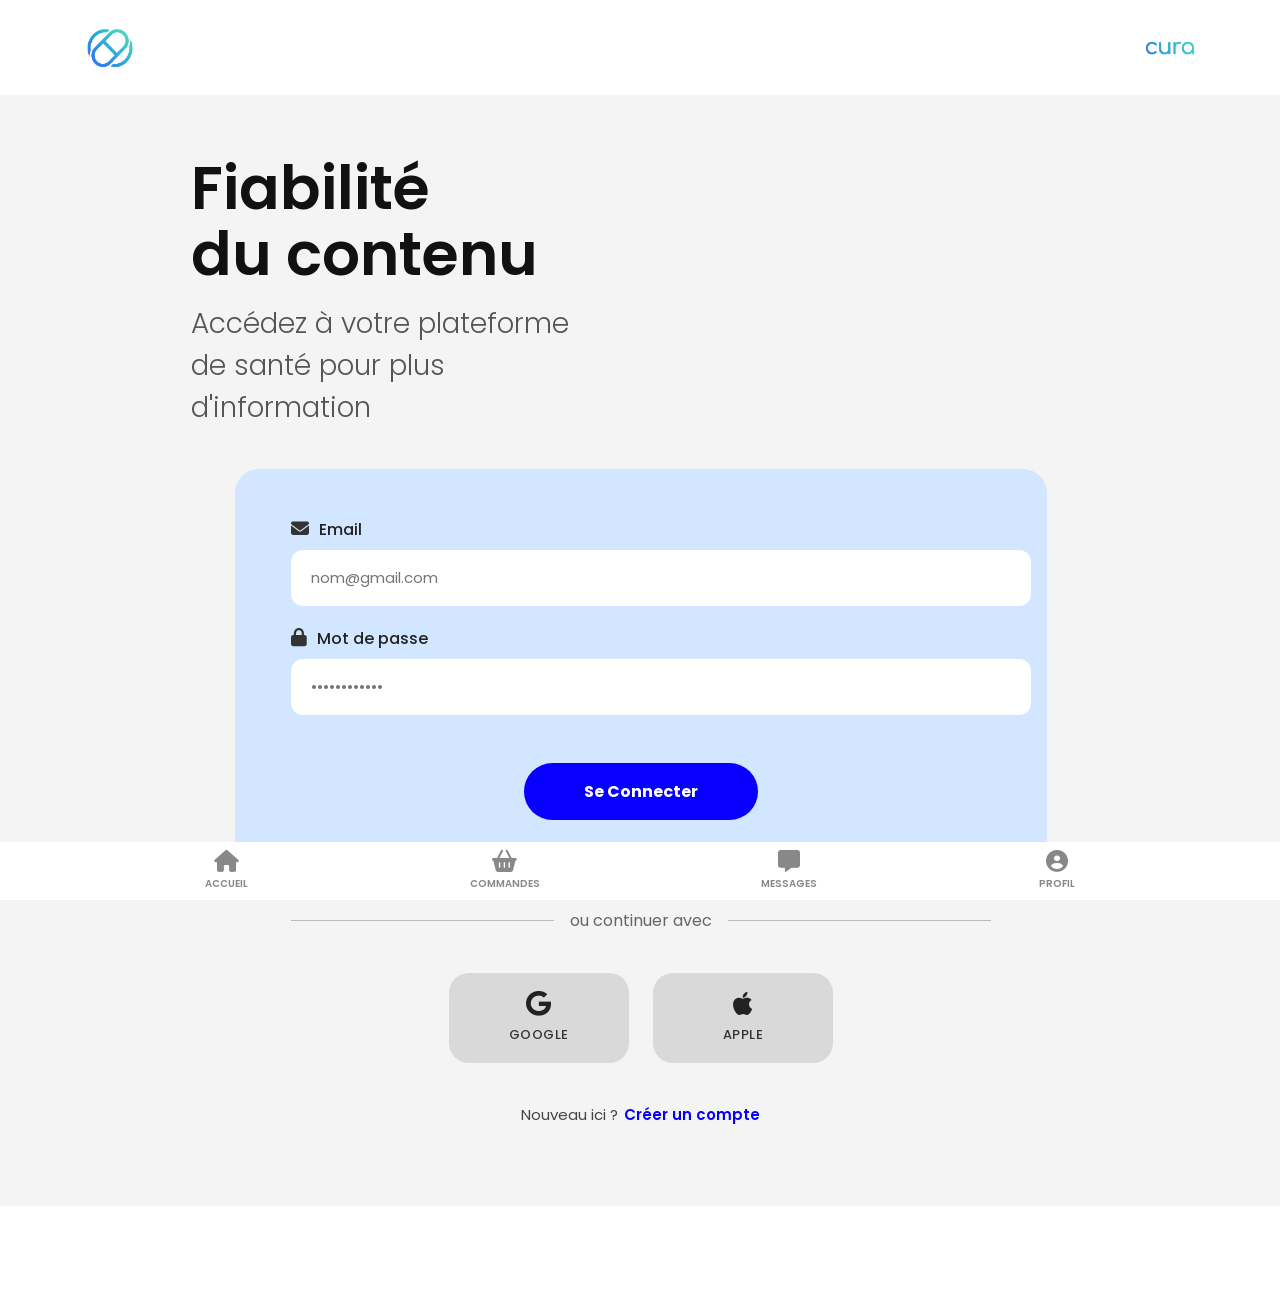
<file: index.html>
<!DOCTYPE html>
<html lang="fr">
<head>
  <meta charset="UTF-8">
  <meta name="viewport" content="width=device-width, initial-scale=1.0">
    <link rel="stylesheet" href="https://cdnjs.cloudflare.com/ajax/libs/font-awesome/6.5.0/css/all.min.css">
  <title>Cura</title>
  <link rel="stylesheet" href="./style.css">
</head>
<body>

  <header class="header">
    <img src="./logos/logo.png" alt="Logo Cura" class="lo">
    <img src="./logos/cura.png" alt="Cura" class="go">
  </header>
 
  <main class="karol">
 
    <section class="tin">
      <p class="tin-title">
        <span>Fiabilité</span>
        <span>du contenu</span>
      </p>
      <p class="tin-subtitle">
        <span>Accédez à votre plateforme</span>
        <span>de santé pour plus</span>
        <span>d'information</span>
      </p>
    </section>

    <section class="just">
 
      <div class="field-group">
        <div class="kar">
          <i class="fa-solid fa-envelope"></i>
          <span>Email</span>
        </div>
        <input class="shiv" type="email" placeholder="nom@gmail.com" name="" id="">
      </div>

      <div class="field-group">
        <div class="ariane">
          <i class="fa-solid fa-lock"></i>
          <span>Mot de passe</span>
        </div>
        <input class="shi" type="password" placeholder="••••••••••••" name="password" id="password" autocomplete="current-password">
      </div>
      <span class="erreur"></span>

      <a class="sza" href="">Se Connecter</a>
 
    </section>

    <h3>ou continuer avec</h3>

    <div class="aq">
      <button class="kill">
        <i class="fa-brands fa-google"></i>
        <span>GOOGLE</span>
      </button>
      <button class="kill">
        <i class="fa-brands fa-apple"></i>
        <span>APPLE</span>
      </button>
    </div>
    <div class="shirt">
      <span>Nouveau ici ?</span>
      <a href="./index/index1.html">Créer un compte</a>
    </div>

  <nav class="you">
    <a class="peri" href="./index/index2.html">
      <i class="fa-solid fa-house" aria-hidden="true"></i>
      <p>ACCUEIL</p>
    </a>
    <a class="peri" href="./index/index3.html">
      <i class="fa-solid fa-basket-shopping" aria-hidden="true"></i>
      <p>COMMANDES</p>
    </a>
    <a class="peri" href="./index/index4.html">
      <i class="fa-solid fa-message" aria-hidden="true"></i>
      <p>MESSAGES</p>
    </a>
    <a class="peri" href="./index/index5.html">
      <i class="fa-solid fa-circle-user" aria-hidden="true"></i>
      <p>PROFIL</p>
    </a>
  </nav>
  </main>
  <script src="./javascripte.js"></script>
</body>
</html>
</file>
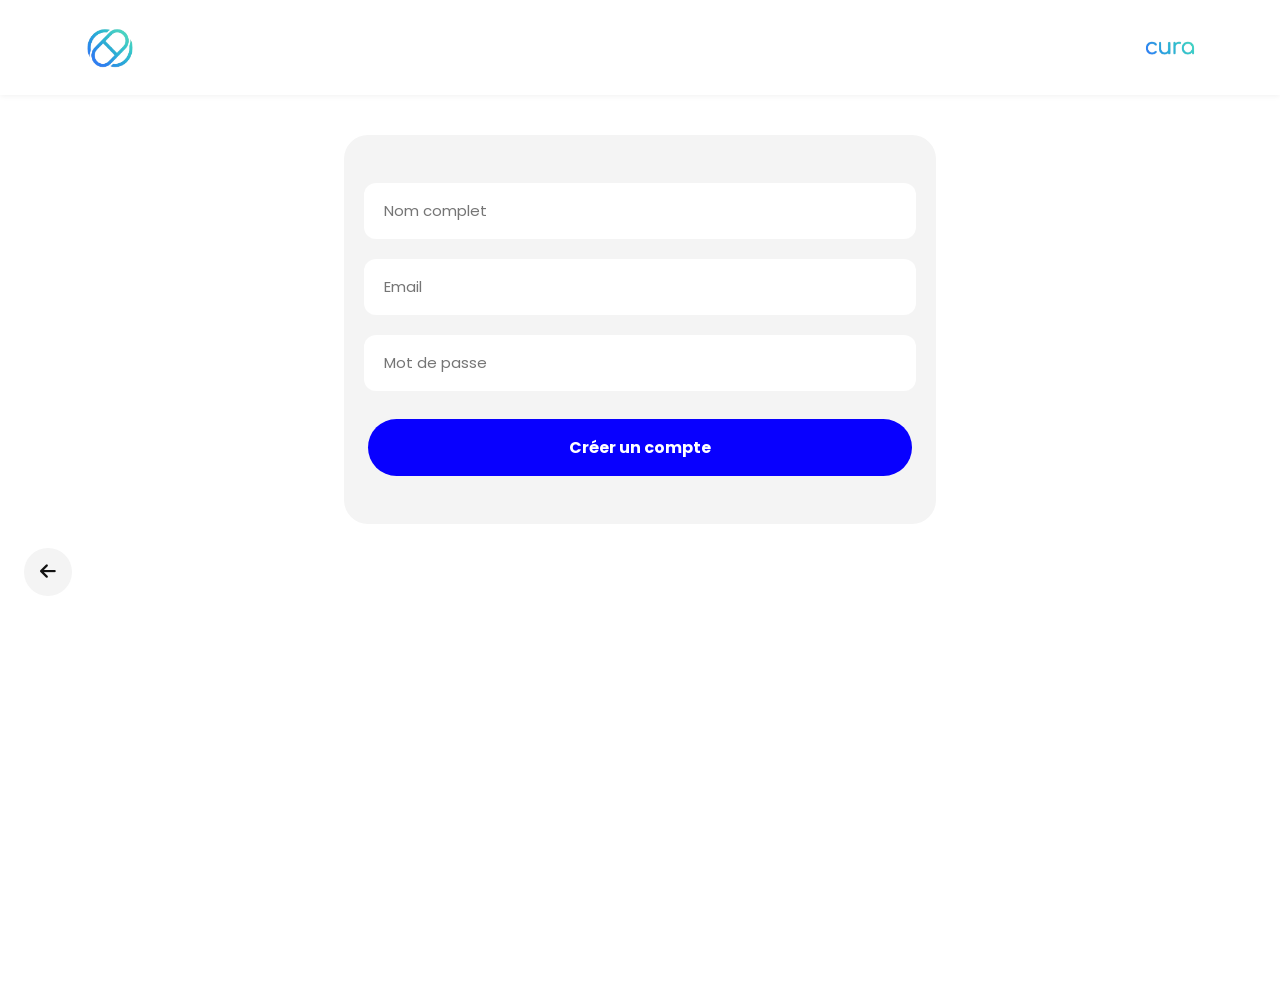
<file: index/index1.html>
<!DOCTYPE html>
<html lang="fr">
<head>
  <meta charset="UTF-8">
  <meta name="viewport" content="width=device-width, initial-scale=1.0">
   <link rel="stylesheet" href="https://cdnjs.cloudflare.com/ajax/libs/font-awesome/6.5.0/css/all.min.css">
  <title>Cura 1</title>
  <link rel="stylesheet" href="../style.css">
</head>
<body>
 
  <header>
    <div class="header">
      <img src="../logos/logo.png" alt="Logo" class="lo">
      <img src="../logos/cura.png" alt="Cura" class="go">
    </div>
  </header>
  
  <div class="jawo">
    <input class="peru" type="text"     placeholder="Nom complet"  name="" id=""  >
    <input class="peru" type="email"    placeholder="Email"         name=""    id="" >
    <input class="peru" type="password" placeholder="Mot de passe"  name="" id="">
    <a class="ed" href="./index2.html">Créer un compte</a>
  </div>
 
  <a class="back" href="../index.html" aria-label="Retour">
    <i class="fa-solid fa-arrow-left"></i>
  </a>
 
</body>
</html>
</file>
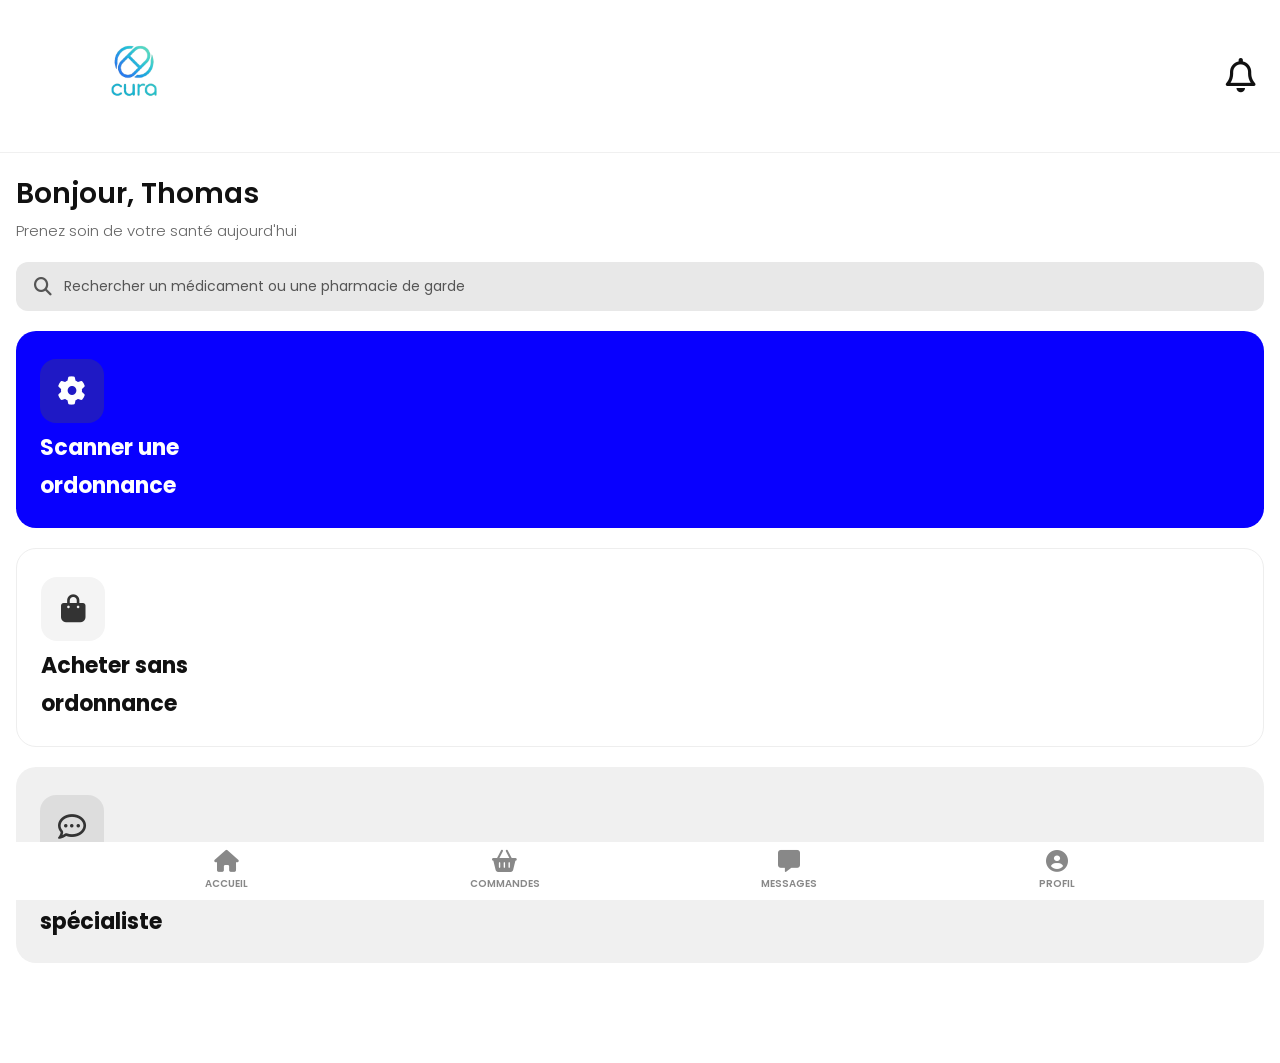
<file: index/index2.html>
<!DOCTYPE html>
<html lang="fr"> 
<head>
  <meta charset="UTF-8">
  <meta name="viewport" content="width=device-width, initial-scale=1.0">
   <link rel="stylesheet" href="https://cdnjs.cloudflare.com/ajax/libs/font-awesome/6.5.0/css/all.min.css">
  <title>Cura 2</title>
  <link rel="stylesheet" href="../style.css">
</head>
<body>
  <header class="ip">
    <img class="ima" src="../logos/cura complet.png" alt="Cura">
    <i class="fa-regular fa-bell" aria-label="Notifications"></i>
  </header>

  <main class="main-content">
    <section class="putana">
      <p class="greeting-name">Bonjour, Thomas</p>
      <p class="greeting-sub">Prenez soin de votre santé aujourd'hui</p>
    </section>
    <div class="vvs">
      <i class="fa-solid fa-magnifying-glass" aria-hidden="true"></i>
      <span>Rechercher un médicament ou une pharmacie de garde</span>
    </div>
    <div class="cards">
      <div class="card card--blue">
        <div class="card__icon">
          <i class="fa-solid fa-gear" aria-hidden="true"></i>
        </div>
        <p class="card__title">Scanner une</p>
        <p class="card__title">ordonnance</p>
      </div>
      <div class="card card--white">
        <div class="card__icon">
          <i class="fa-solid fa-bag-shopping" aria-hidden="true"></i>
        </div>
        <p class="card__title">Acheter sans</p>
        <p class="card__title">ordonnance</p>
      </div>
      <div class="card card--grey">
        <div class="card__icon">
          <i class="fa-regular fa-comment-dots" aria-hidden="true"></i>
        </div>
        <p class="card__title">Parler à un</p>
        <p class="card__title">spécialiste</p>
      </div>
 
    </div>
 
  </main>
  <nav class="you">
    <a class="peri" href="./index2.html">
      <i class="fa-solid fa-house" aria-hidden="true"></i>
      <p>ACCUEIL</p>
    </a>
    <a class="peri" href="./index3.html">
      <i class="fa-solid fa-basket-shopping" aria-hidden="true"></i>
      <p>COMMANDES</p>
    </a>
    <a class="peri" href="./index4.html">
      <i class="fa-solid fa-message" aria-hidden="true"></i>
      <p>MESSAGES</p>
    </a>
    <a class="peri" href="./index5.html">
      <i class="fa-solid fa-circle-user" aria-hidden="true"></i>
      <p>PROFIL</p>
    </a>
  </nav>
</body>
</html>
</file>
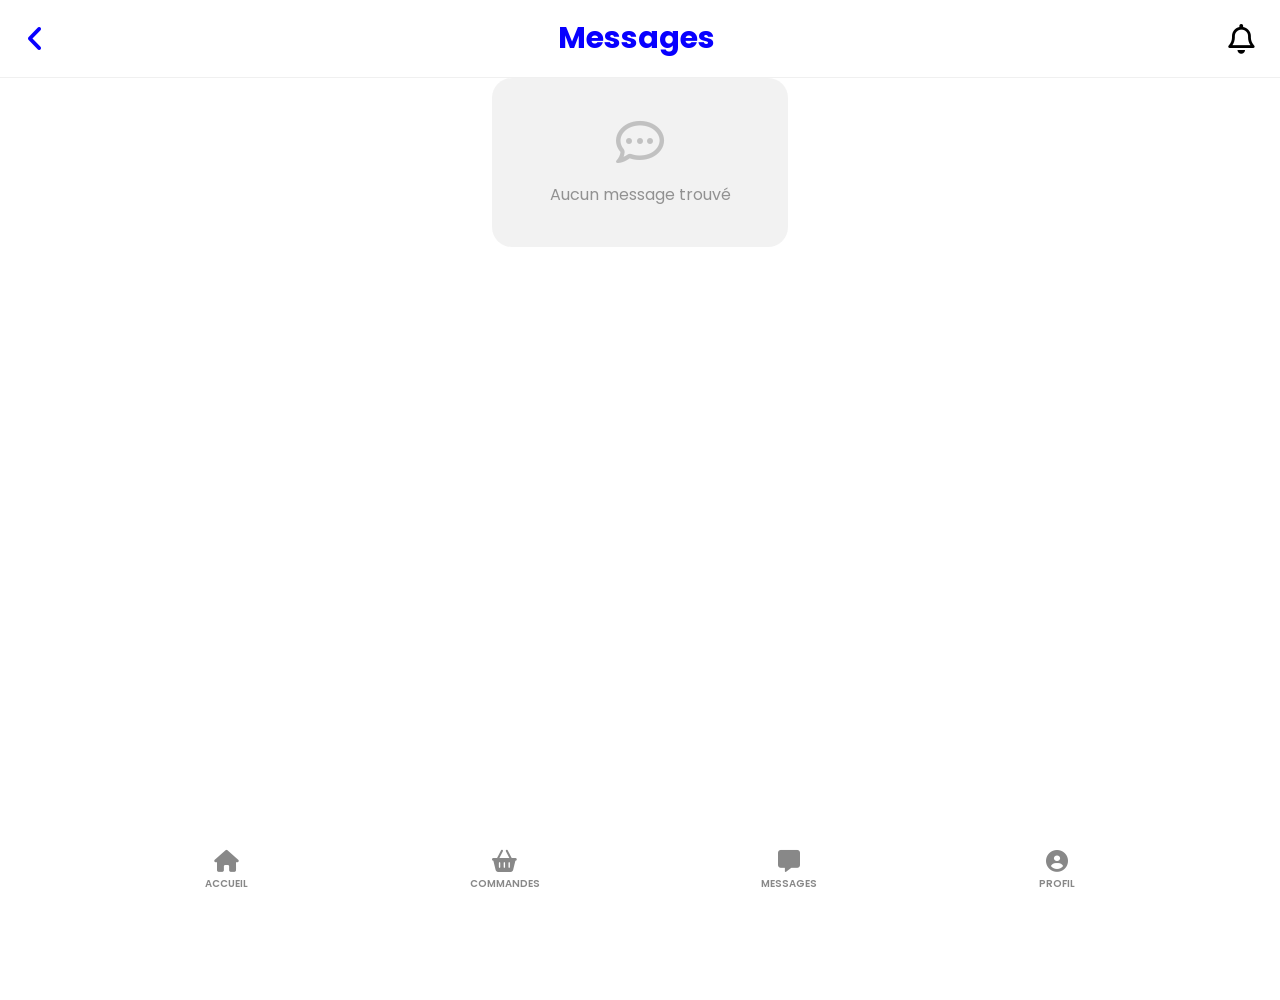
<file: index/index4.html>
<!DOCTYPE html>
<html lang="fr">
<head>
  <meta charset="UTF-8">
  <meta name="viewport" content="width=device-width, initial-scale=1.0">
    <link rel="stylesheet" href="https://cdnjs.cloudflare.com/ajax/libs/font-awesome/6.5.0/css/all.min.css">
  <title>Cura 4</title>
  <link rel="stylesheet" href="../style.css">
</head>
<body>

  <header class="khaf">
    <a href="./index3.html"><i class="fa-solid fa-angle-left"></i></a>
    <span>Messages</span>
    <i class="fa-regular fa-bell"></i>
  </header>


  <main class="main4-content">
    <div class="fat">
      <i class="fa-regular fa-comment-dots fat__icon" aria-hidden="true"></i>
      <p class="fat__text">Aucun message trouvé</p>
    </div>
  </main>
<nav class="you">
    <a class="peri" href="./index2.html">
      <i class="fa-solid fa-house" aria-hidden="true"></i>
      <p>ACCUEIL</p>
    </a>
    <a class="peri" href="./index3.html">
      <i class="fa-solid fa-basket-shopping" aria-hidden="true"></i>
      <p>COMMANDES</p>
    </a>
    <a class="peri" href="./index4.html">
      <i class="fa-solid fa-message" aria-hidden="true"></i>
      <p>MESSAGES</p>
    </a>
    <a class="peri" href="./index5.html">
      <i class="fa-solid fa-circle-user" aria-hidden="true"></i>
      <p>PROFIL</p>
    </a>
  </nav>

</body>
</html>
</file>
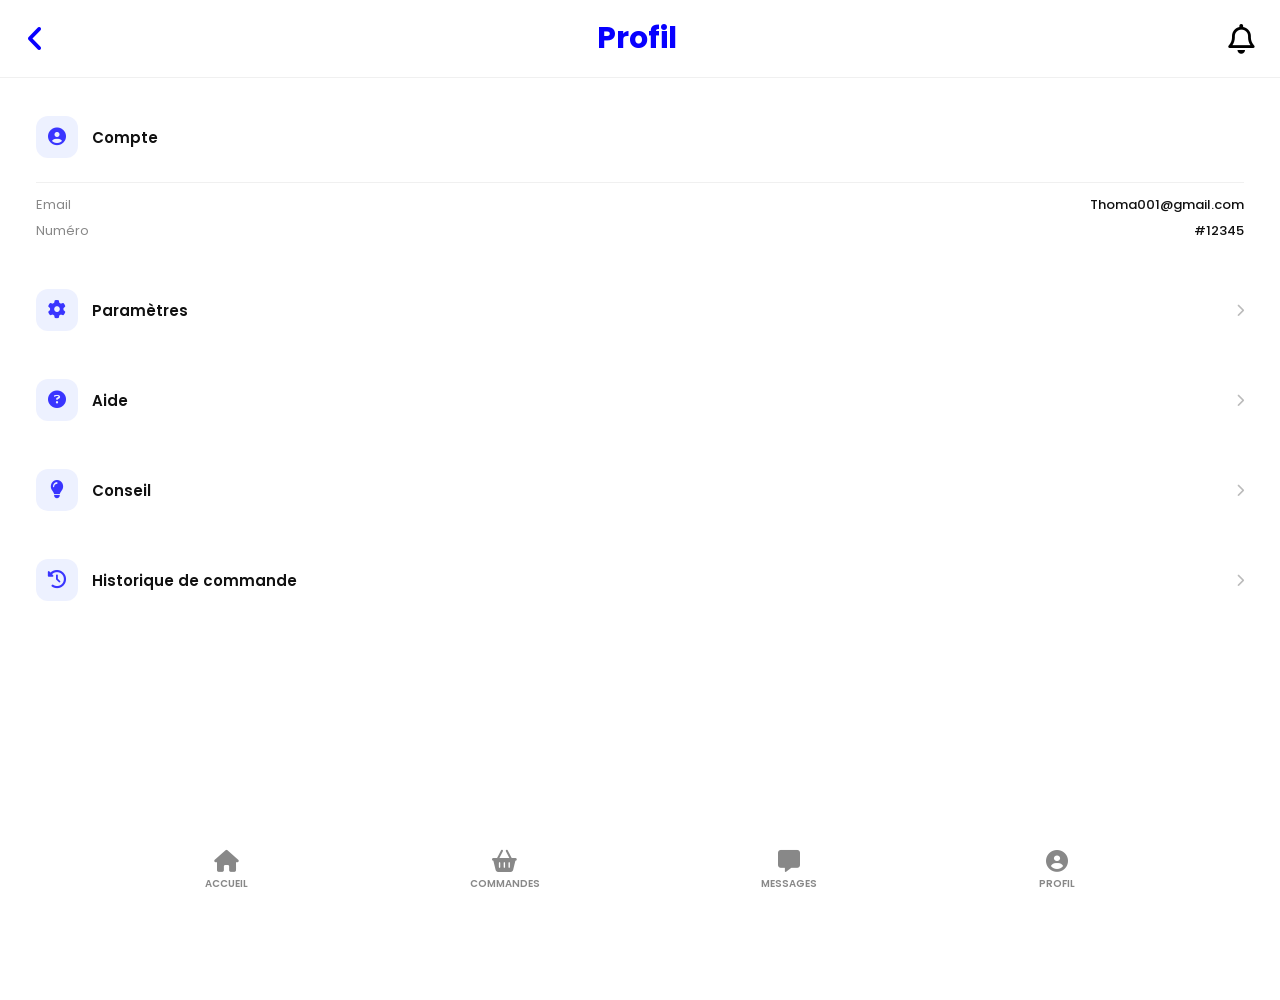
<file: index/index5.html>
<!DOCTYPE html>
<html lang="fr">
<head>
  <meta charset="UTF-8">
  <meta name="viewport" content="width=device-width, initial-scale=1.0">
  <link rel="stylesheet" href="https://cdnjs.cloudflare.com/ajax/libs/font-awesome/6.5.0/css/all.min.css">
  <title>Cura 5</title>
  <link rel="stylesheet" href="../style.css">
  
</head>
<body>


  <header class="khaf">
    <a href="./index4.html"><i class="fa-solid fa-angle-left" ></i></a>
    <span>Profil</span>
    <i class="fa-regular fa-bell"></i>
  </header>
  <main class="tiha">
    <div class="cin">
      <div class="cin__header">
        <div class="cin__icon">
          <i class="fa-solid fa-circle-user" aria-hidden="true"></i>
        </div>
        <h2 class="cin__title">Compte</h2>
      </div>
      <div class="cin__body">
        <div class="cin__row">
          <span class="cin__label">Email</span>
          <span class="cin__value">Thoma001@gmail.com</span>
        </div>
        <div class="cin__row">
          <span class="cin__label">Numéro</span>
          <span class="cin__value">#12345</span>
        </div>
      </div>
    </div>

    <a class="cin cin--link" href="#">
      <div class="cin__header">
        <div class="cin__icon">
          <i class="fa-solid fa-gear" aria-hidden="true"></i>
        </div>
        <h2 class="cin__title">Paramètres</h2>
      </div>
      <i class="fa-solid fa-chevron-right cin__arrow" aria-hidden="true"></i>
    </a>

    <a class="cin cin--link" href="#">
      <div class="cin__header">
        <div class="cin__icon">
          <i class="fa-solid fa-circle-question" aria-hidden="true"></i>
        </div>
        <h2 class="cin__title">Aide</h2>
      </div>
      <i class="fa-solid fa-chevron-right cin__arrow" aria-hidden="true"></i>
    </a>


    <a class="cin cin--link" href="#">
      <div class="cin__header">
        <div class="cin__icon">
          <i class="fa-solid fa-lightbulb" aria-hidden="true"></i>
        </div>
        <h2 class="cin__title">Conseil</h2>
      </div>
      <i class="fa-solid fa-chevron-right cin__arrow" aria-hidden="true"></i>
    </a>

    <a class="cin cin--link" href="#">
      <div class="cin__header">
        <div class="cin__icon">
          <i class="fa-solid fa-clock-rotate-left" aria-hidden="true"></i>
        </div>
        <h2 class="cin__title">Historique de commande</h2>
      </div>
      <i class="fa-solid fa-chevron-right cin__arrow" aria-hidden="true"></i>
    </a>

  </main>
  <nav class="you">
    <a class="peri" href="./index2.html">
      <i class="fa-solid fa-house" aria-hidden="true"></i>
      <p>ACCUEIL</p>
    </a>
    <a class="peri" href="./index3.html">
      <i class="fa-solid fa-basket-shopping" aria-hidden="true"></i>
      <p>COMMANDES</p>
    </a>
    <a class="peri" href="./index4.html">
      <i class="fa-solid fa-message" aria-hidden="true"></i>
      <p>MESSAGES</p>
    </a>
    <a class="peri" href="./index5.html">
      <i class="fa-solid fa-circle-user" aria-hidden="true"></i>
      <p>PROFIL</p>
    </a>
  </nav>

</body>
</html>
</file>
<file: style.css>
@import url('https://fonts.googleapis.com/css2?family=Poppins:wght@300;400;500;600;700;800&display=swap');


/* html  */ 
*{
  margin: 0;
  padding: 0;
  font-family: 'Poppins', sans-serif;
}
 
body {
  min-height: 100vh;
  padding-bottom: 100px;
}
 
a {
  text-decoration: none;
}

.erreur{
  display: flex;
  text-align: center;
  justify-content: center;
}
 
.header {
  display: flex;
  align-items: center;
  justify-content: space-between;
  padding: 20px 60px;
  background-color: #fff;
  box-shadow: 0 1px 6px rgba(0, 0, 0, 0.06);
}
 
.lo,
.go {
  width: 100px;
  height: auto;
}
 

.jawo {
  background-color: #F4F4F4;
  border-radius: 24px;
  width: 40%;
  margin: 40px auto 0;
  padding: 48px 40px;
  display: flex;
  flex-direction: column;
  align-items: center;
  gap: 20px;
}
 
.peru {
  width: 100%;
  height: 56px;
  padding: 0 20px;
  background-color: #fff;
  border: none;
  border-radius: 12px;
  font-size: 15px;
  color: #333;
  outline: none;
  transition: box-shadow 0.2s;
}
 
.ed {
  display: flex;
  align-items: center;
  justify-content: center;
  width: 100%;
  padding: 16px;
  background-color: #0800FF;
  color: #fff;
  border-radius: 50px;
  font-size: 16px;
  font-weight: 700;
  cursor: pointer;
  margin-top: 8px;
}
 
.ed:hover {
  background-color: #0600cc;
}

.back{
  display: flex;
  align-items: center;
  justify-content: center;
  width: 48px;
  height: 48px;
  margin: 24px 0 24px 24px;
  border-radius: 50%;
  background-color: #F4F4F4;
  color: #111;
  font-size: 18px;
}
 
.back:hover {
  background-color: #e0e0e0;
}











/* html 1 */

.karol {
  width: 97%;
  background-color: #F4F4F4;
  display: flex;
  flex-direction: column;
  align-items: center;
  padding: 60px 20px 80px;
  gap: 40px;
}

.tin {
  width: 100%;
  max-width: 900px;
}
 
.tin p {
  display: flex;
  flex-direction: column;
}
 
.tin-title {
  font-size: 60px;
  font-weight: 600;
  line-height: 1.1;
  color: #111;
  margin-bottom: 16px;
}
 
.tin-subtitle {
  font-size: 28px;
  font-weight: 300;
  color: #555;
  line-height: 1.5;
}
 

.just {
  width: 100%;
  max-width: 700px;
  background-color: #D2E7FF;
  border-radius: 24px;
  padding: 48px 56px;
  display: flex;
  flex-direction: column;
  gap: 20px;
}
 
.field-group {
  display: flex;
  flex-direction: column;
  gap: 8px;
}
 
.kar,
.ariane {
  display: flex;
  align-items: center;
  gap: 10px;
}
 
.kar .fa-solid,
.ariane .fa-solid {
  font-size: 18px;
  color: #333;
}
 
.kar span,
.ariane span {
  font-size: 16px;
  font-weight: 500;
  color: #222;
}
 
.shiv,
.shi {
  width: 100%;
  height: 56px;
  padding: 0 20px;
  border: none;
  border-radius: 12px;
  background-color: #fff;
  font-size: 15px;
  color: #333;
  outline: none;
  transition: box-shadow 0.2s;
}
 
.shiv:focus,
.shi:focus {
  box-shadow: 0 0 0 2px rgba(8, 0, 255, 0.25);
}
 
.sza {
  display: flex;
  align-items: center;
  justify-content: center;
  align-self: center;
  background-color: #0800FF;
  color: #fff;
  padding: 16px 60px;
  border-radius: 50px;
  font-size: 16px;
  font-weight: 700;
  cursor: pointer;
  margin-top: 8px;
  transition: 0.2s, transform 0.1s;
  border: none;
}
 
.sza:hover { background-color: #0600cc; }
 
h3 {
  font-size: 16px;
  font-weight: 400;
  color: #666;
  display: flex;
  align-items: center;
  gap: 16px;
  width: 100%;
  max-width: 700px;
}
 
h3::before,
h3::after {
  content: '';
  flex: 1;
  height: 1px;
  background-color: #bbb;
}
 

.aq {
  display: flex;
  gap: 24px;
  justify-content: center;
  width: 100%;
  max-width: 700px;
}
 
.kill {
  display: flex;
  flex-direction: column;
  align-items: center;
  justify-content: center;
  gap: 8px;
  background-color: #D9D9D9;
  width: 180px;
  height: 90px;
  border-radius: 20px;
  border: none;
  cursor: pointer;
  transition: 0.2s, transform 0.1s;
}
 
.kill:hover {
  background-color: #c5c5c5;
  transform: translateY(-2px);
}
 
.kill .fa-brands {
  font-size: 26px;
  color: #222;
}
 
.kill span {
  font-size: 13px;
  font-weight: 500;
  color: #333;
  letter-spacing: 0.5px;
}

.shirt {
  display: flex;
  align-items: center;
  gap: 6px;
  font-size: 15px;
  color: #444;
}
 
.shirt a {
  color: #0800FF;
  font-weight: 600;
}
 
.shirt a:hover {
  text-decoration: underline;
}










/* html 2 */

.ip {
  display: flex;
  align-items: center;
  justify-content: space-between;
  padding: 16px 24px;
  background-color: #fff;
  border-bottom: 1px solid #f0f0f0;
}
 
.ima {
  height: 120px;
  width: auto;
}

.ip .fa-regular {
  font-size: 34px;
  color: #111;
  cursor: pointer;
}

.main-content {
  padding: 28px 24px;
  display: flex;
  flex-direction: column;
  gap: 24px;
}
.putana {
  display: flex;
  flex-direction: column;
  gap: 4px;
}
 
.greeting-name {
  font-size: 28px;
  font-weight: 600;
  color: #111;
}
 
.greeting-sub {
  font-size: 15px;
  font-weight: 300;
  color: #666;
}
 
.vvs {
  display: flex;
  align-items: center;
  gap: 12px;
  background-color: #e8e8e8;
  border-radius: 12px;
  padding: 14px 18px;
}
 
.vvs .fa-solid {
  font-size: 18px;
  color: #555;
}
 
.vvs span {
  font-size: 14px;
  color: #555;
}
 
.cards {
  display: flex;
  flex-direction: column;
  gap: 20px;
}
 
.card {
  width: 97;
  border-radius: 20px;
  padding: 28px 24px;
  display: flex;
  flex-direction: column;
  gap: 12px;
  cursor: pointer;
}
 
.card:hover {
  transform: translateY(-2px);
  box-shadow: 0 8px 24px rgba(0, 0, 0, 0.1);
}

.card--blue {
  background-color: #0800FF;
}
 
.card--blue .card__title {
  color: #fff;
}
 
.card--white {
  background-color: #fff;
  border: 1px solid #eee;
}
 
.card--white .card__title {
  color: #111;
}
 
.card--grey {
  background-color: #f0f0f0;
}
 
.card--grey .card__title {
  color: #111;
}
 
.card__icon {
  width: 64px;
  height: 64px;
  border-radius: 16px;
  display: flex;
  align-items: center;
  justify-content: center;
}
 
.card--blue .card__icon {
  background-color: #1F19C5;
}
 
.card--white .card__icon {
  background-color: #f4f4f4;
}
 
.card--grey .card__icon {
  background-color: rgba(0, 0, 0, 0.08);
}
 
.card__icon .fa-solid,
.card__icon .fa-regular {
  font-size: 28px;
  color: inherit;
}
 
.card--blue .card__icon i {
  color: #fff;
}
 
.card--white .card__icon i,
.card--grey .card__icon i {
  color: #333;
}
 
.card__title {
  font-size: 22px;
  font-weight: 700;
  line-height: 1.2;
}
 
.you {
  position: fixed;
  bottom: 0;
  left: 0;
  width: 100%;
  background-color: #fff;
  display: flex;
  align-items: center;
  justify-content: space-evenly;
}
 
.peri {
  display: flex;
  flex-direction: column;
  align-items: center;
  justify-content: center;
  gap: 4px;
  padding: 8px 16px;
  color: #888;
  cursor: pointer;
  transition: color 0.15s;
}
 
.peri:hover {
  color: #0800FF;
}
 
.peri .fa-solid,
.peri .fa-regular {
  font-size: 22px;
}
.peri p {
  font-size: 10px;
  font-weight: 600;
}





/* html 3 */




.khaf {
  display: flex;
  align-items: center;
  justify-content: space-between;
  padding: 16px 20px;
  background-color: #fff;
  border-bottom: 1px solid #f0f0f0;
}
.khaf i {
  font-size: 30px;
  cursor: pointer;
  padding: 6px;
}
.khaf i:first-child{
  color: #0800FF;
}
.khaf span {
  font-size: 30px;
  font-weight: 700;
  color: #0800FF;
}

.main-content {
  display: flex;
  flex-direction: column;
  gap: 20px;
  padding: 20px 16px 0;

}

.al {
  position: relative;
  width: 90%;
  height: 800px;
  border-radius: 30px;
  margin-left: 5%;
  background-color: #1a1a2e;
}

.al img {
  width: 100%;
  height: 100%;
  border-radius: 30px;
}

.ring {
  position: absolute;
  top: 20px;
  right: 20px;
  background: rgba(255,255,255,0.25);
  border: 1px solid rgba(255,255,255,0.3);
  padding: 6px 14px;
  border-radius: 50px;
}

.ring p {
  font-size: 13px;
  font-weight: 700;
  color: #fff;
}

.seven {
  display: flex;
  flex-direction: column;
  gap: 4px;
}

.product-name {
  font-size: 22px;
  font-weight: 700;
  color: #111;
}

.product-desc {
  font-size: 13px;
  font-weight: 300;
  color: #888;
}

.blue {
  display: flex;
  align-items: center;
  gap: 14px;
  background-color: rgba(210, 231, 255, 0.4);
  border-radius: 14px;
  padding: 14px 16px;
}

.chrit {
  width: 44px;
  height: 50px;
  background-color: rgba(210, 231, 255, 0.8);
  border-radius: 12px;
  display: flex;
  align-items: center;
  justify-content: center;
}

.chrit .fa-solid {
  font-size: 18px;
  color: #0800FF;
}

.blue p {
  font-size: 15px;
  font-weight: 600;
  color: #111;
}

.stop {
  display: flex;
  align-items: center;
  gap: 12px;
}

.aj {
  display: flex;
  align-items: center;
  justify-content: center;
  gap: 16px;
  padding: 12px 20px;
  border-radius: 50px;
  flex: 1;
}
.aj:first-child{
  background-color: rgba(189, 188, 188, 0.271);
  border: 1px solid rgba(255,255,255,0.3);
  border-radius: 50px;
  font-size: 14px;
  font-weight: 600;
  justify-content: space-evenly;
}
.aj:last-child{
  color: #0800FF;
  font-size: 14px;
  font-weight: 600;
}


.section-title {
  font-size: 17px;
  font-weight: 700;
  color: #111;
  margin-bottom: 10px;
}

.sour {
  display: flex;
  align-items: center;
  justify-content: space-evenly;
  background-color: rgba(227, 240, 255, 0.8);
  border-radius: var(--radius);
  padding: 20px;
}

.cett--photo {
  display: flex;
  flex-direction: column;
  align-items: center;
  gap: 6px;
}

.cett--photo img {
  width: 68px;
  height: 68px;
  border-radius: 50%;
  object-fit: cover;
}

.cett--photo span {
  font-size: 12px;
  color: #666;
}

.cett--text {
  display: flex;
  flex-direction: column;
  gap: 8px;
}

.cett--text h3 {
  font-size: 15px;
  font-weight: 700;
  color: #111;
}

.cett--text p {
  font-size: 13px;
  color: #444;
}

.prie {
  background-color: #F0F0F6;
  padding: 22px;
  display: flex;
  flex-direction: column;
  gap: 18px;
}

.prie__header span {
  font-size: 18px;
  font-weight: 700;
  color: #111;
  margin-bottom: 3px;
}

.prie__header p {
  font-size: 12px;
  color: #888;
}

.tou {
  display: flex;
  align-items: center;
  gap: 12px;
}

.dou {
  width: 44px;
  height: 44px;
  border-radius: 10px;
  overflow: hidden;
  background: #fff;
}

.dou img {
  width: 100%;
  height: 100%;
}

.recap {
  background: #fff;
  border-radius: 14px;
}

.tt {
  display: flex;
  align-items: center;
  justify-content: space-between;
  padding: 13px 16px;
  border-bottom: 1px solid #f0f0f0;
}

.tt--total {
  background-color: #f7f7ff;
}

.t {
  font-size: 13px;
  color: #555;
}

.r {
  font-size: 13px;
  color: #555;
}

#bi .t {
  font-weight: 700;
  color: #111;
}

#bi .r {
  font-weight: 700;
  color: #0800FF;
}

.bu {
  width: 100%;
  padding: 15px;
  border: none;
  border-radius: 14px;
  font-size: 15px;
  font-weight: 700;
  color: #fff;
  cursor: pointer;
  background-color: #0030d4;
}






/* html 4 */




.main4-content {
  display: flex;
  align-items: center;
  justify-content: center;
}

.fat {
  display: flex;
  flex-direction: column;
  align-items: center;
  justify-content: center;
  gap: 16px;
  padding: 40px 20px;
  background-color: rgba(217, 217, 217, 0.35);
  border-radius: 20px;
  width: 20%;
}

.fat__icon {
  font-size: 48px;
  color: rgba(0, 0, 0, 0.2);
}

.fat__text {
  font-size: 16px;
  font-weight: 400;
  color: rgba(0, 0, 0, 0.4);
  text-align: center;
}




/* html 5 */



.tiha {
  display: flex;
  flex-direction: column;
  gap: 12px;
  padding: 20px 16px;
}

.cin {
  background-color: #fff;
  padding: 18px 20px;
  display: flex;
  align-items: center;
  justify-content: space-between;
  gap: 12px;
}

.cin--link {
  cursor: pointer;
}
.cin__icon .fa-solid{
  color: #0800ffc7;
}

.cin--link:hover {
  background-color: #0031d41c; 
}

.cin__header {
  display: flex;
  align-items: center;
  gap: 14px;
}

.cin__icon {
  width: 42px;
  height: 42px;
  border-radius: 12px;
  background-color: rgba(1, 60, 255, 0.072);
  display: flex;
  align-items: center;
  justify-content: center;
}

.cin__icon i {
  font-size: 18px;

}

.cin__title {
  font-size: 15px;
  font-weight: 600;
  color: #111;
}

.cin__arrow {
  font-size: 13px;
  color: #bbb;
}

.cin__body {
  display: flex;
  flex-direction: column;
  gap: 6px;
  margin-top: 12px;
  padding-top: 12px;
  border-top: 1px solid #f0f0f0;
  width: 100%;
}

.cin:first-child {
  flex-direction: column;
  align-items: flex-start;
}

.cin__row {
  display: flex;
  align-items: center;
  justify-content: space-between;
  width: 100%;
}

.cin__label {
  font-size: 13px;
  color: #888;
}

.cin__value {
  font-size: 13px;
  font-weight: 500;
  color: #111;
}
</file>
